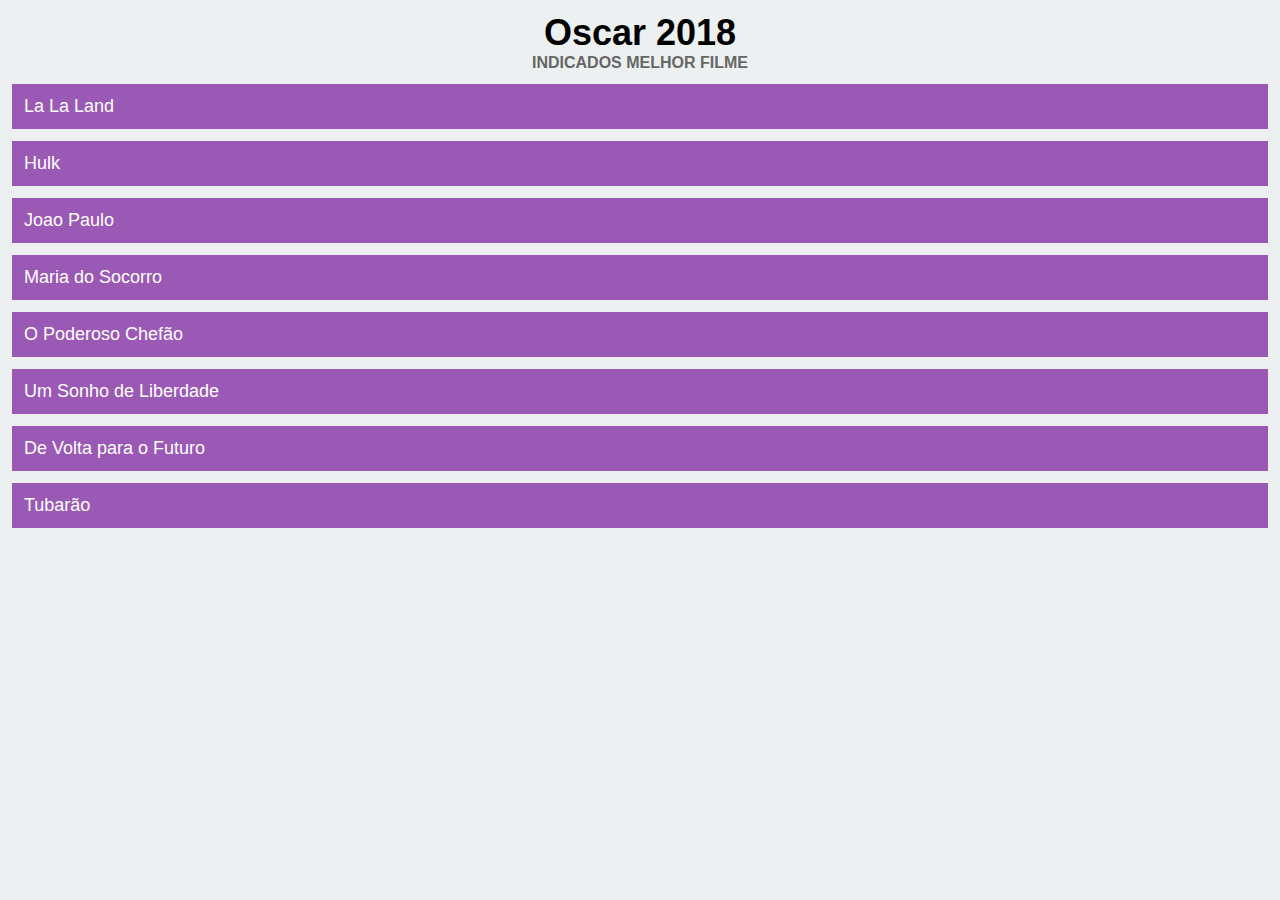
<file: pm-proj001/index.html>
<!DOCTYPE html>
<html lang="pt -br">
<head>
    <title>Oscar 2018</title>
        <link rel="stylesheet" href="estilo.css">
</head>

 <body>
    <h1>Oscar 2018</h1>
    <h2>Indicados Melhor Filme</h2>
    
    <ul>
    <li>La La Land</li>
     <lI>Hulk</lI>
     <li>Joao Paulo</li>
     <li>Maria do Socorro</li>
     <li>O Poderoso Chefão</li>
     <li>Um Sonho de Liberdade</li>
     <li>De Volta para o Futuro</li>
     <li>Tubarão</li>
   </ul>
    
   </body>

</html>
</file>
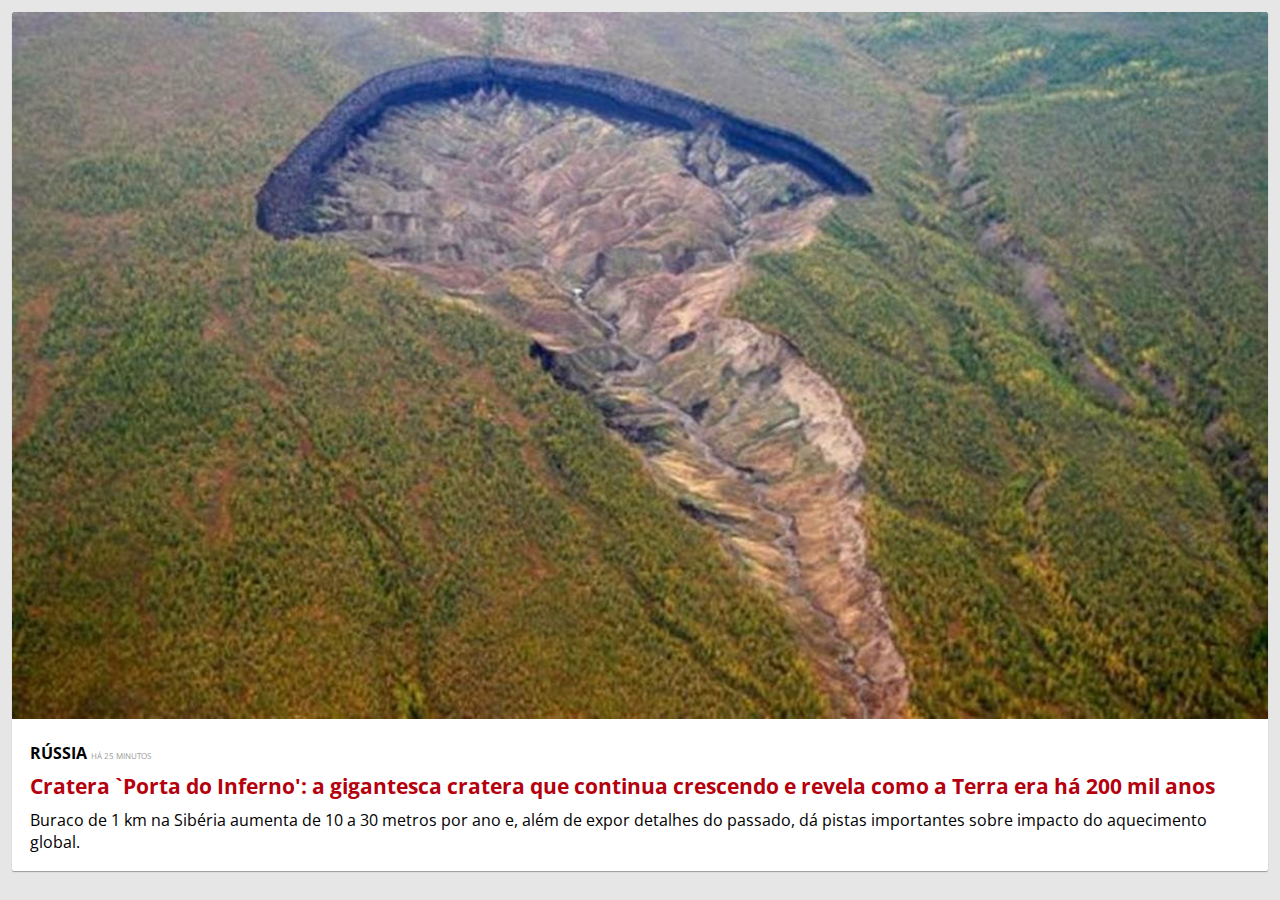
<file: pm-proj002/index.html>
<!DOCTYPE html>
<html lang="pt -br">
<head>
    <meta charset="UTF-8">
    <title>projeto 002</title>
    
<link href="https://fonts.googleapis.com/css?family=Open+Sans" rel="stylesheet">

<link rel="stylesheet" href="estilo.css">

</head>
<body>
   
<div class="noticia">

<a href="https://glo.bo/2xK6Yjm">
    <img src="cratera.jpg" alt="Foto Cratera">
</a>

  <div class="texto">
   
   <div class="detalhes">
    <span class="local">Rússia</span>
    <span class="quando">Há 25 minutos</span>
  </div>
  
  <h2>
    <a href="https://glo.bo/2xK6Yjm">
    Cratera `Porta do Inferno': a gigantesca cratera que continua crescendo e revela como a Terra era há 200 mil anos
    </a>
  </h2> 
  
  <P>
   Buraco de 1 km na Sibéria aumenta de 10 a 30 metros por ano e, além de expor detalhes do passado, dá pistas importantes sobre impacto do aquecimento global.
    </P>
    
    </div>
 
</body>
</html>
</file>
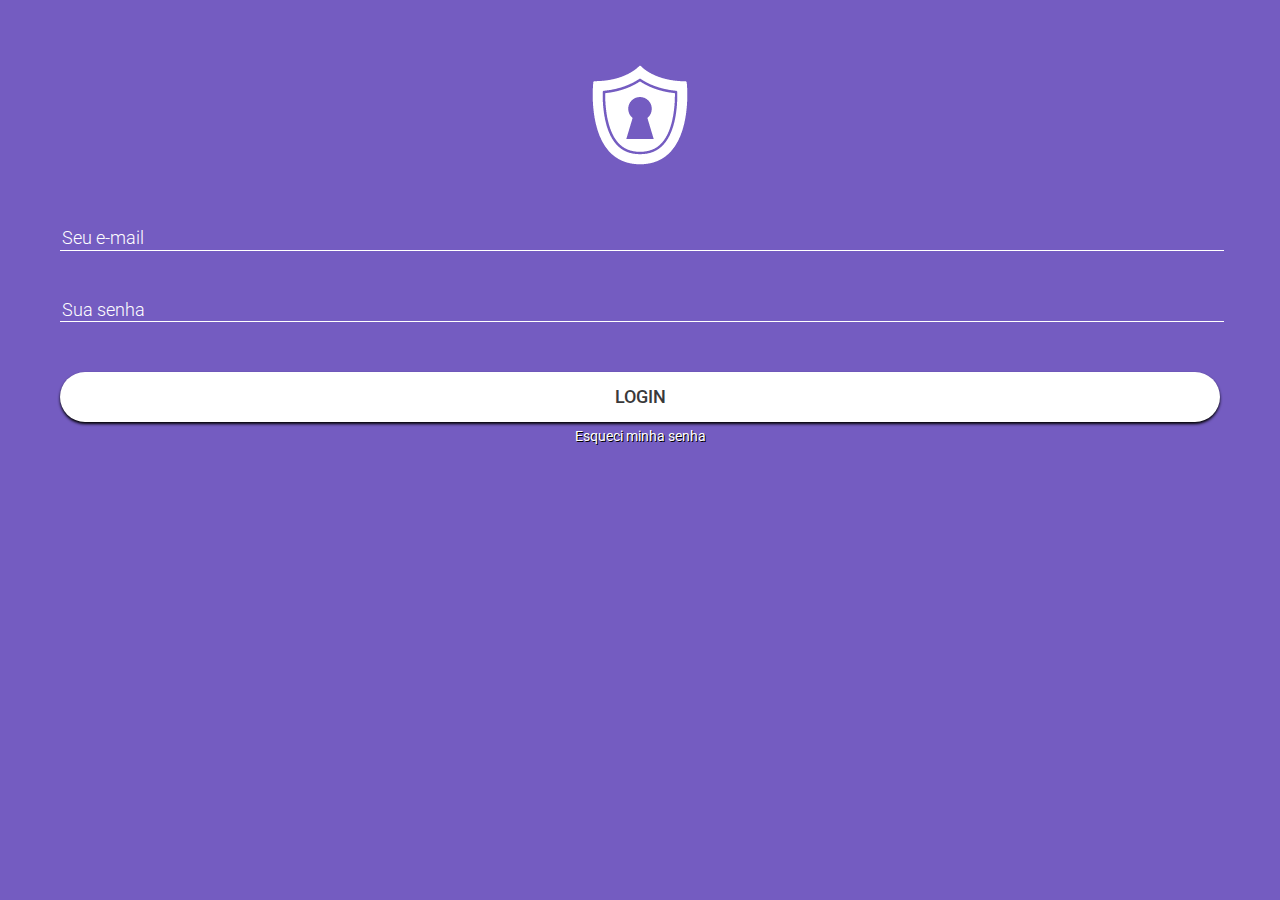
<file: pm-proj003/index.html>
<!DOCTYPE html>
<html lang="pt-br">
<head>
    <meta charset="UTF-8">
    <title>Login</title>
    <link rel="stylesheet" href="normalize.css">
    
    <link href="https://fonts.googleapis.com/css?family=Roboto:300,400,500" rel="stylesheet">
    
    <link rel="stylesheet" href="estilo.css">
    
</head>
<body>
    
    <img src="logo.png">
    
    <form action="">
   <input type="email" placeholder="Seu e-mail">
   <input type="password" placeholder="Sua senha">
   <button>Login</button>
    </form>
    
<a href="senha.html">Esqueci minha senha</a>

</body>
</html>
</file>
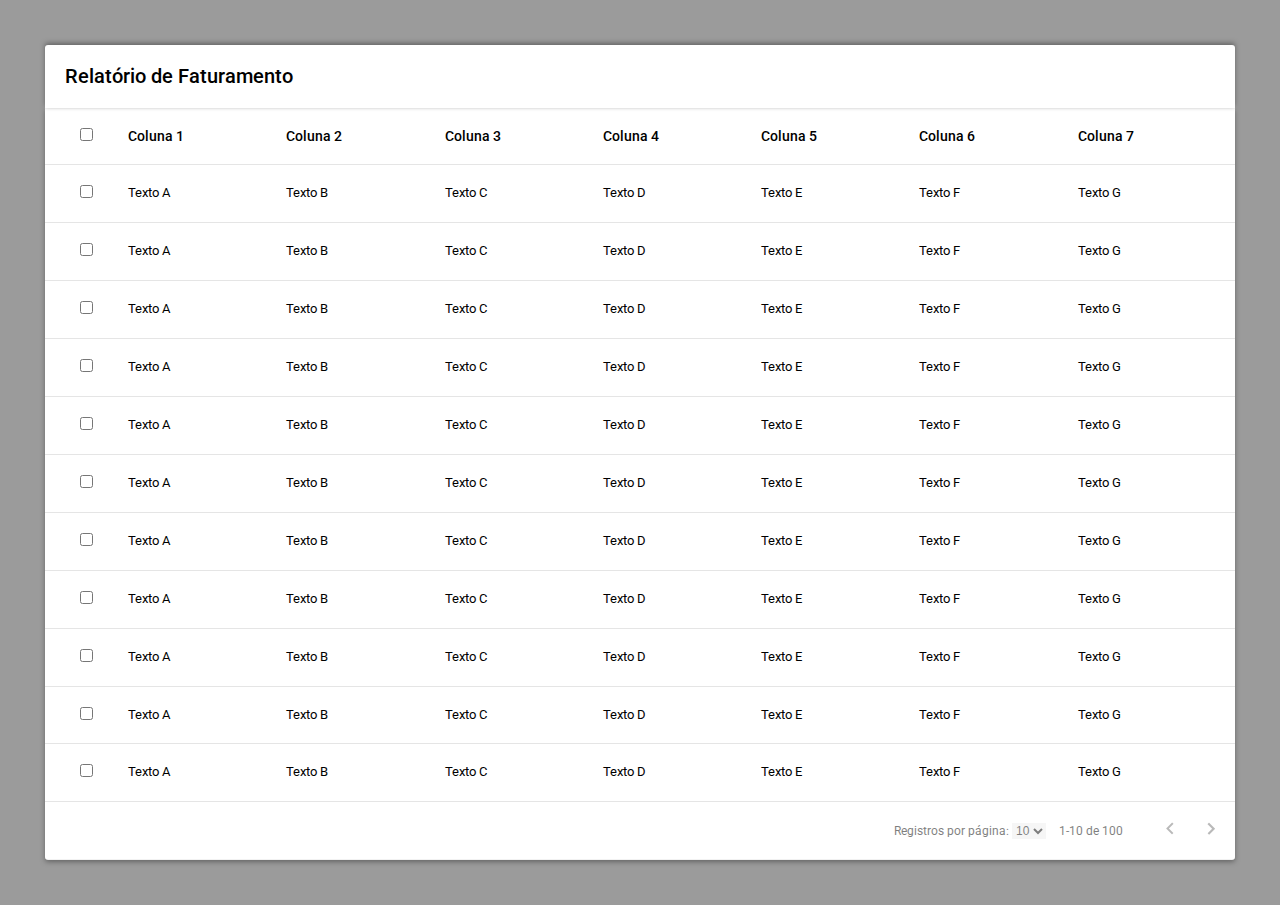
<file: pm-proj05/index.html>
<!DOCTYPE html>
<html lang="pt -br">
<head>
    <meta charset="UTF-8">
    <link rel="stylesheet" href="normalize.css">
    <link href="https://fonts.googleapis.com/css?family=Roboto:400,500" rel="stylesheet">
    <link rel="stylesheet" href="estilo.css">
    <title>Projeto 05</title>
</head>
<body>
   
    <table>
        
        <caption>Relatório de Faturamento</caption>
        
        <thead>
        <tr>
            <th><input type="checkbox"></th>
            <th>Coluna 1</th>
            <th>Coluna 2</th>
            <th>Coluna 3</th>
            <th>Coluna 4</th>
            <th>Coluna 5</th>
            <th>Coluna 6</th>
            <th>Coluna 7</th>
        </tr>
    </thead>
        <tbody>
        <tr>
            <td><input type="checkbox"></td>
            <td>Texto A</td>
            <td>Texto B</td>
            <td>Texto C</td>
            <td>Texto D</td>
            <td>Texto E</td>
            <td>Texto F</td>
            <td>Texto G</td>
        </tr>
        
        <tr>
            <td><input type="checkbox"></td>
            <td>Texto A</td>
            <td>Texto B</td>
            <td>Texto C</td>
            <td>Texto D</td>
            <td>Texto E</td>
            <td>Texto F</td>
            <td>Texto G</td>
        </tr>
        
        <tr>
            <td><input type="checkbox"></td>
            <td>Texto A</td>
            <td>Texto B</td>
            <td>Texto C</td>
            <td>Texto D</td>
            <td>Texto E</td>
            <td>Texto F</td>
            <td>Texto G</td>
        </tr>
        
        <tr>
            <td><input type="checkbox"></td>
            <td>Texto A</td>
            <td>Texto B</td>
            <td>Texto C</td>
            <td>Texto D</td>
            <td>Texto E</td>
            <td>Texto F</td>
            <td>Texto G</td>
        </tr>
        
        <tr>
            <td><input type="checkbox"></td>
            <td>Texto A</td>
            <td>Texto B</td>
            <td>Texto C</td>
            <td>Texto D</td>
            <td>Texto E</td>
            <td>Texto F</td>
            <td>Texto G</td>
        </tr>
        
        <tr>
            <td><input type="checkbox"></td>
            <td>Texto A</td>
            <td>Texto B</td>
            <td>Texto C</td>
            <td>Texto D</td>
            <td>Texto E</td>
            <td>Texto F</td>
            <td>Texto G</td>
        </tr>
        
        <tr>
            <td><input type="checkbox"></td>
            <td>Texto A</td>
            <td>Texto B</td>
            <td>Texto C</td>
            <td>Texto D</td>
            <td>Texto E</td>
            <td>Texto F</td>
            <td>Texto G</td>
        </tr>
        
        <tr>
            <td><input type="checkbox"></td>
            <td>Texto A</td>
            <td>Texto B</td>
            <td>Texto C</td>
            <td>Texto D</td>
            <td>Texto E</td>
            <td>Texto F</td>
            <td>Texto G</td>
        </tr>
        
        <tr>
            <td><input type="checkbox"></td>
            <td>Texto A</td>
            <td>Texto B</td>
            <td>Texto C</td>
            <td>Texto D</td>
            <td>Texto E</td>
            <td>Texto F</td>
            <td>Texto G</td>
        </tr>
        
        <tr>
            <td><input type="checkbox"></td>
            <td>Texto A</td>
            <td>Texto B</td>
            <td>Texto C</td>
            <td>Texto D</td>
            <td>Texto E</td>
            <td>Texto F</td>
            <td>Texto G</td>
        </tr>
        
        <tr>
            <td><input type="checkbox"></td>
            <td>Texto A</td>
            <td>Texto B</td>
            <td>Texto C</td>
            <td>Texto D</td>
            <td>Texto E</td>
            <td>Texto F</td>
            <td>Texto G</td>
        </tr>
        </tbody>
        
        <tfoot>
            <tr>
            <td colspan="8">
            Registros por página:
            <select>
                <option value="10">10</option>
                <option value="20">20</option>
                <option value="50">30</option>
            </select> 
            <span>1-10 de 100</span> 
            <a href="#"><img src="anterior.png"></a>
            <a href="#"><img src="proximo.png"></a>
            </tr>
        </tfoot>
    </table>
    
</body>
</html>
</file>
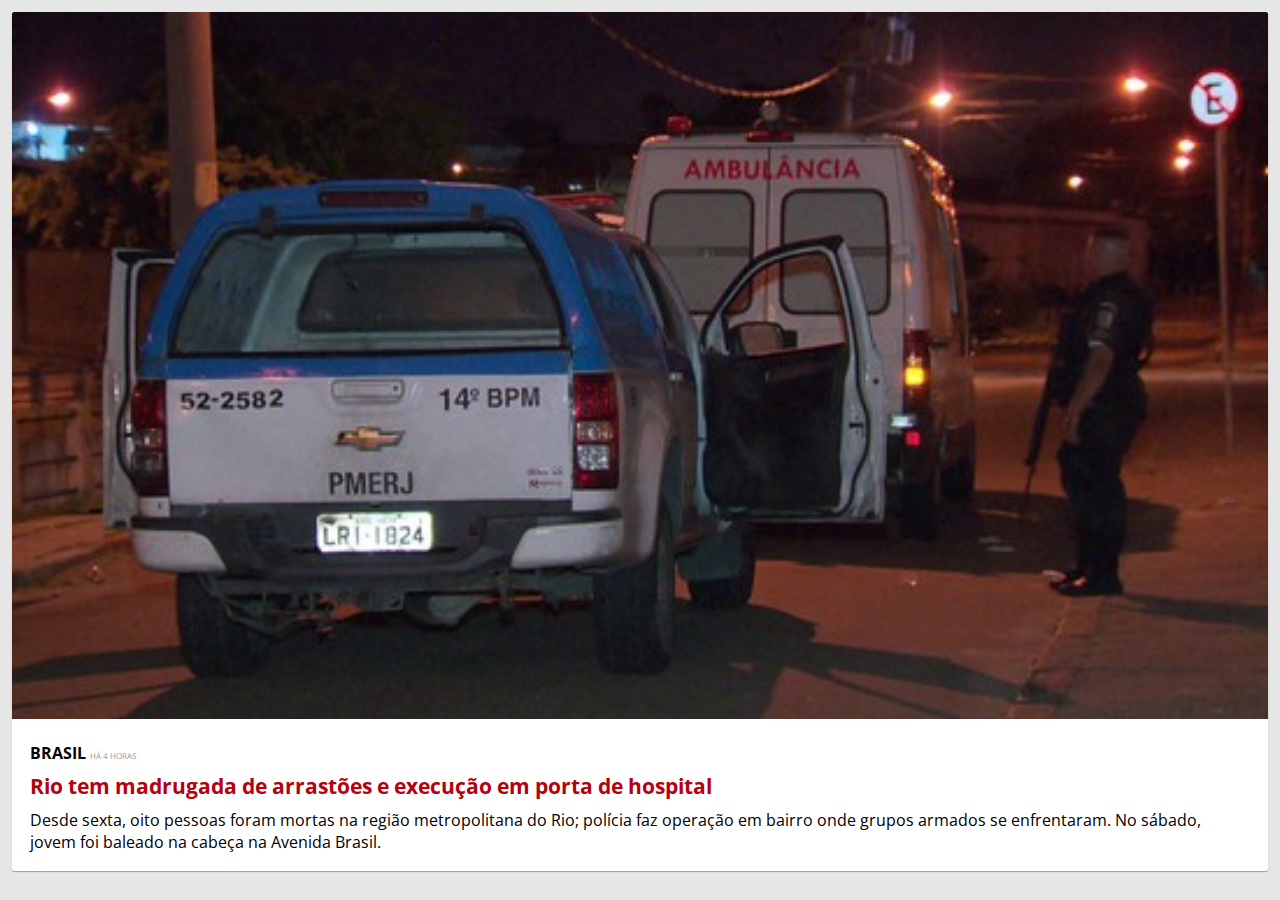
<file: teste/projeto 003/index.html>
<!DOCTYPE html>
<html lang="pt -br">
<head>
    <meta charset="UTF-8">
    <title>projeto 003</title>
    
<link href="https://fonts.googleapis.com/css?family=Open+Sans" rel="stylesheet">

<link rel="stylesheet" href="estilo.css">

</head>
<body>
  
   <div class="noticia">

<a href="https://glo.bo/2xK6Yjm">
    <img src="ambulancia.jpg" alt="Foto ambulancia">
</a>

 <div class="texto">
   
   <div class="detalhes">
    <span class="local">Brasil</span>
    <span class="quando">Há 4 horas</span>
  </div>
  
  <h2>
    <a href="https://glo.bo/2E3q8ac">
    Rio tem madrugada de arrastões e execução em porta de hospital
    </a>
  </h2> 
  
  <P>
   Desde sexta, oito pessoas foram mortas na região metropolitana do Rio; polícia faz operação em bairro onde grupos armados se enfrentaram. No sábado, jovem foi baleado na cabeça na Avenida Brasil.
    </P>
    
    </div>

</body>
</html>
</file>
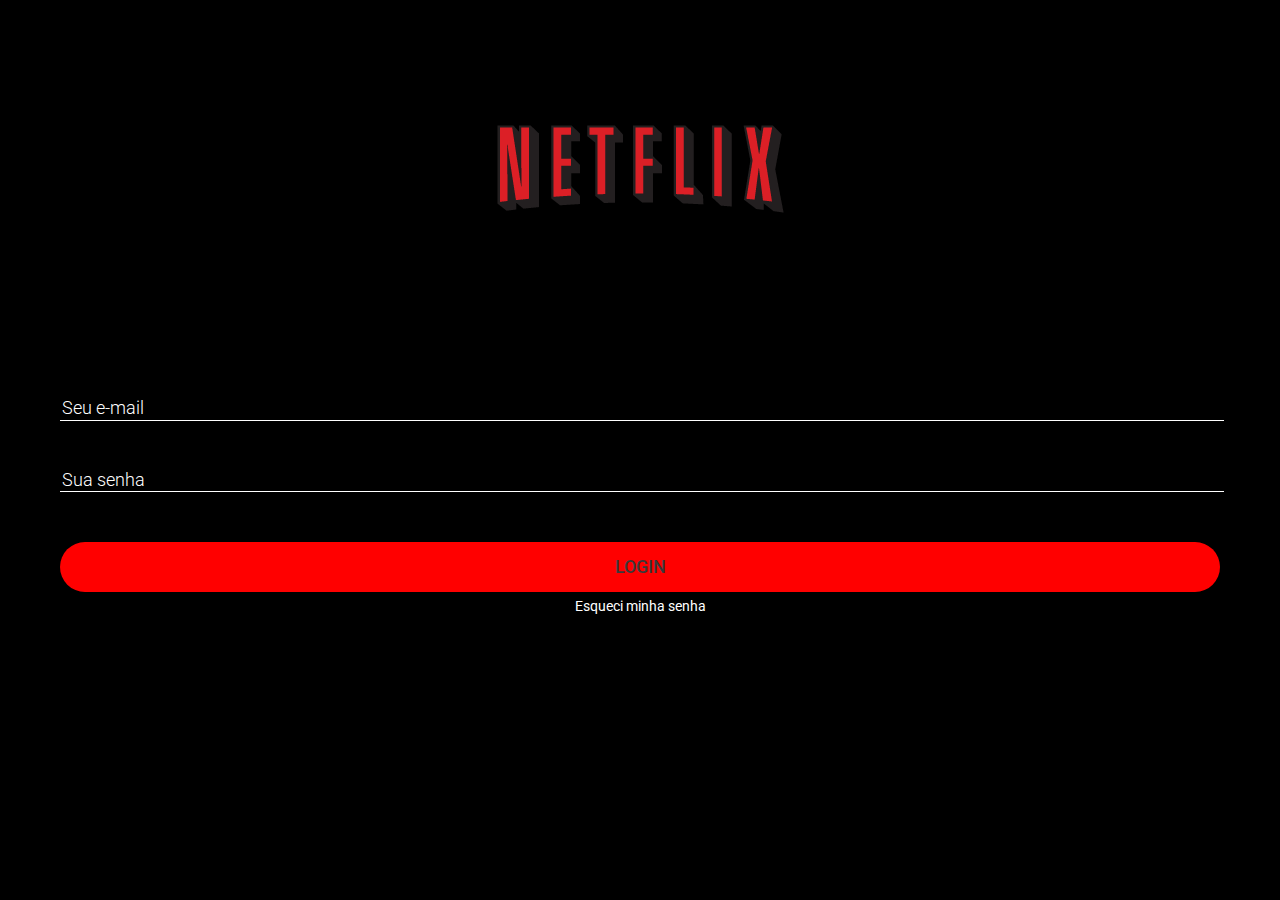
<file: teste/projeto 03/index.html>
<!DOCTYPE html>
<html lang="pt-br">
<head>
    <meta charset="UTF-8">
    <title>Login</title>
    <link rel="stylesheet" href="normalize.css">
    
    <link href="https://fonts.googleapis.com/css?family=Roboto:300,400,500" rel="stylesheet">
    
    <link rel="stylesheet" href="estilo.css">
    
</head>
<body>
    
    <img src="logoo.png">
    
    <form action="">
   <input type="email" placeholder="Seu e-mail">
   <input type="password" placeholder="Sua senha">
   <button>Login</button>
    </form>
    
<a href="senha.html">Esqueci minha senha</a>

</body>
</html>
</file>
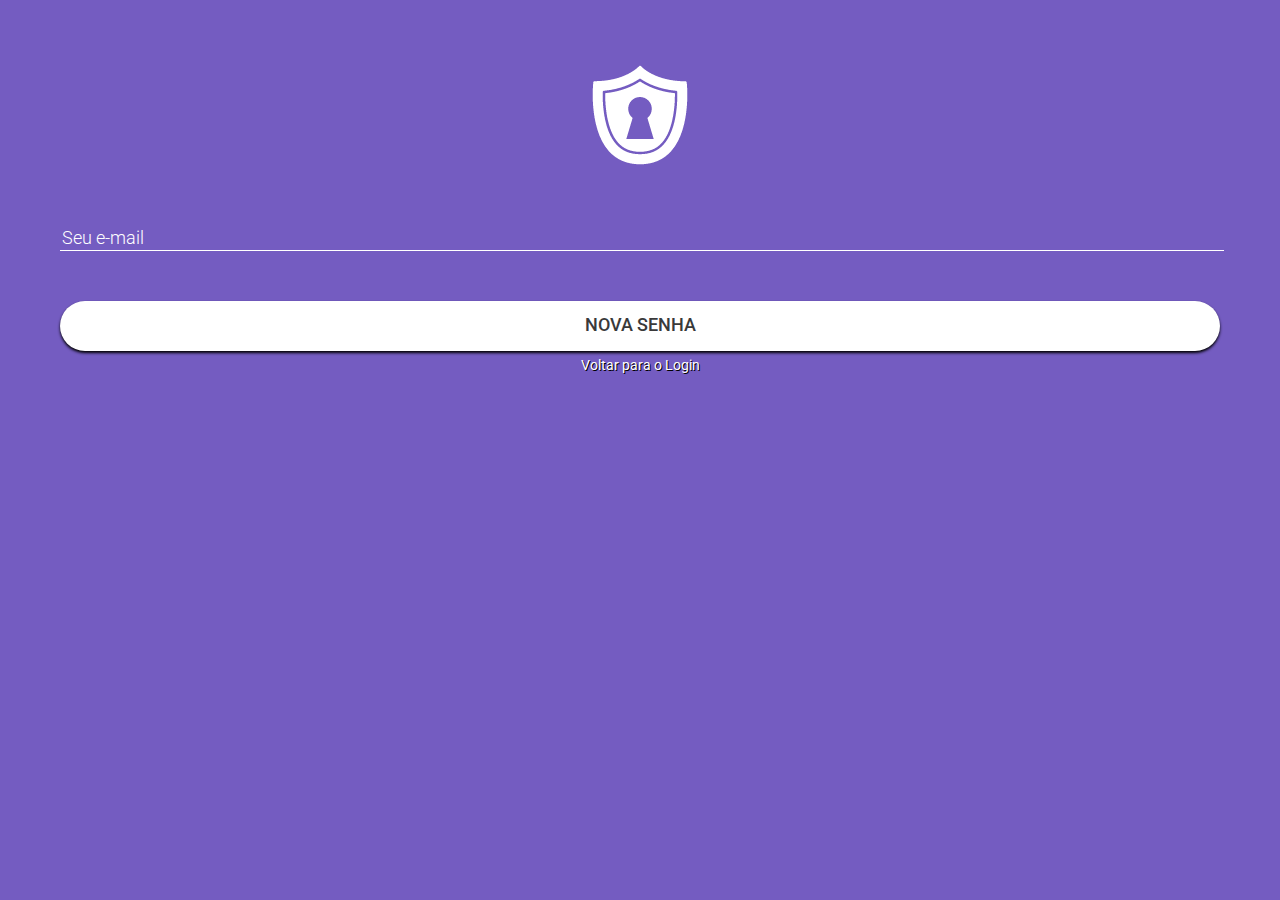
<file: pm-proj003/senha.html>
<!DOCTYPE html>
<html lang="pt-br">
<head>
    <meta charset="UTF-8">
    <title>Login</title>
    <link rel="stylesheet" href="normalize.css">
    
    <link href="https://fonts.googleapis.com/css?family=Roboto:300,400,500" rel="stylesheet">
    
    <link rel="stylesheet" href="estilo.css">
    
</head>
<body>
    
    <img src="logo.png">
    
    <form action="">
   <input type="email" placeholder="Seu e-mail">
   <button>Nova Senha</button>
    </form>
    
<a href="/">Voltar para o Login</a>

</body>
</html>
</file>
<file: pm-proj001/estilo.css>
* {
margin: 0;
padding: 0;
}
body {
background-color: #ecf0f1;
padding: 12px;
font-family:Arial;
font-size: 18px;
}

h1, h2 {
 text-align: center;
}

h2 {
 text-transform: uppercase;
 color: #666;
font-size: 16px;
margin-bottom: 12px;
    
}
li {
  list-style-type: none;
    background-color: #9b59b6;
    color: #FFFFFF;
    margin-bottom: 12px;
    padding: 12px; 
}
</file>
<file: pm-proj002/estilo.css>
* {
    margin: 0;
    padding: 0;
}

body {
    background-color: #e6e6e6;
    padding: 12px;
    font-family:'Open Sans' ;
}

.noticia {
    background-color: #fff;
    border-radius: 0 0 2px 2px;
    box-shadow: 0px 1px 1px #999999;
}
.noticia img {
    width: 100%;
    border-radius: 2px 2px 0 0;
}

.noticia .texto {
padding: 18px;
}

.noticia .detalhes {
 margin-bottom: 10px;
 text-transform: uppercase
}

.noticia h2 {
 margin-bottom: 10px;
 font-size: 21px;
line-height: 25px;
}

.noticia h2 a {
 text-decoration: none;
 color: #b5000d;
}

.noticia .local {
    font-weight: bold;
}

.noticia .quando {
    color: #999999;
    font-size: 8px;
}
</file>
<file: pm-proj003/estilo.css>
body {
    background-color: #745cc1;
    text-align: center;
    -webkit-font-smoothing: antialiased;
}

img {
    margin-top: 65px;
}

input {
    display: block;
    width: 100%;
    margin-bottom: 50px;
    background-color: transparent;
    border: none;
    border-bottom: 1px solid #fff;
    
}

button{
    width: 100%;
    background-color: #ffffff;
    border-radius: 40px;
    height: 50px;
    text-transform: uppercase;
    box-shadow: 0 2px 3px 0px #000;
    border: none;
    color: #39393a;
    font-weight: 500;
    font-size: 18px;
    font-family:'Roboto', sans-serif;
    
}

a {
    color: #fff;
    text-decoration: none;
    text-shadow: 1px 1px 0 #000;
    font-size: 14px;
    font-weight: 400;
    font-family:'Roboto', sans-serif;
    
}

form {
    padding: 60px 60px 5px 60px;
}

::-webkit-input-placeholder {
    color: #fff;
    font-family:'Roboto', sans-serif;
    font-size: 18px;
    font-weight: 300;
}
</file>
<file: pm-proj05/estilo.css>
body {
    background-color: #9b9b9b;
    padding: 45px;
    font-family: 'Roboto',sans-serif;
    -webkit-font-smoothing: antialiased;
    font-size: 13px;
    font-weight:400;
}

table {
    background-color: #fff;
    width: 100%;
    border-spacing: 0;
    border-radius: 0px 0px 3px 3px;
    box-shadow: 0px 2px 5px #666;
}

table caption {
 background-color: #fff;
 text-align: left;
 padding: 20px;
 font-weight: 500;
 font-size: 20px;
 border-radius: 3px 3px 0px 0px;
 box-shadow: 0px -2px 5px #666;
}

table thead th {
text-align: left;
font-size: 14px;
font-weight: 500;
}

table td, table th {   
border-bottom: 1px solid rgba(0, 0, 0, 0.1);
padding-top: 20px;
padding-bottom: 20px;
}

tbody td:first-child, thead th:first-child {
    width: 80px;
    text-align: center;
}

tbody tr:hover {
background-color: #eeeeee;
}

tfoot {
    text-align: right;
    font-size: 12px;
    opacity: 0.5;
}

tfoot td {
    padding-right: 20px;
}

tfoot td span {
margin-right: 10px;
margin-left: 10px;
}

tfoot td img {
margin-left: 30px;
}

select {
border: none;
border-right-color: transparent;
}
</file>
<file: teste/projeto 003/estilo.css>
* {
    margin: 0;
    padding: 0;
}

body {
    background-color: #e6e6e6;
    padding: 12px;
    font-family:'Open Sans' ;
}

.noticia {
    background-color: #fff;
    border-radius: 0 0 2px 2px;
    box-shadow: 0px 1px 1px #999999;
}
.noticia img {
    width: 100%;
    border-radius: 2px 2px 0 0;
}

.noticia .texto {
padding: 18px;
}

.noticia .detalhes {
 margin-bottom: 10px;
 text-transform: uppercase
}

.noticia h2 {
 margin-bottom: 10px;
 font-size: 21px;
line-height: 25px;
}

.noticia h2 a {
 text-decoration: none;
 color: #b5000d;
}

.noticia .local {
    font-weight: bold;
}

.noticia .quando {
    color: #999999;
    font-size: 8px;
}
</file>
<file: teste/projeto 03/estilo.css>
body {
    background-color: #000000;
    text-align: center;
    -webkit-font-smoothing: antialiased;
}

img {
    margin-top: 10px;
}

input {
    display: block;
    width: 100%;
    margin-bottom: 50px;
    background-color: transparent;
    border: none;
    border-bottom: 1px solid #fff;
    
}

button{
    width: 100%;
    background-color: #FF0000;
    border-radius: 40px;
    height: 50px;
    text-transform: uppercase;
    box-shadow: 0 2px 3px 0px #000;
    border: none;
    color: #39393a;
    font-weight: 500;
    font-size: 18px;
    font-family:'Roboto', sans-serif;
    
}

a {
    color: #fff;
    text-decoration: none;
    text-shadow: 1px 1px 0 #000;
    font-size: 14px;
    font-weight: 400;
    font-family:'Roboto', sans-serif;
    
}

form {
    padding: 60px 60px 5px 60px;
}

::-webkit-input-placeholder {
    color: #fff;
    font-family:'Roboto', sans-serif;
    font-size: 18px;
    font-weight: 300;
}
</file>
